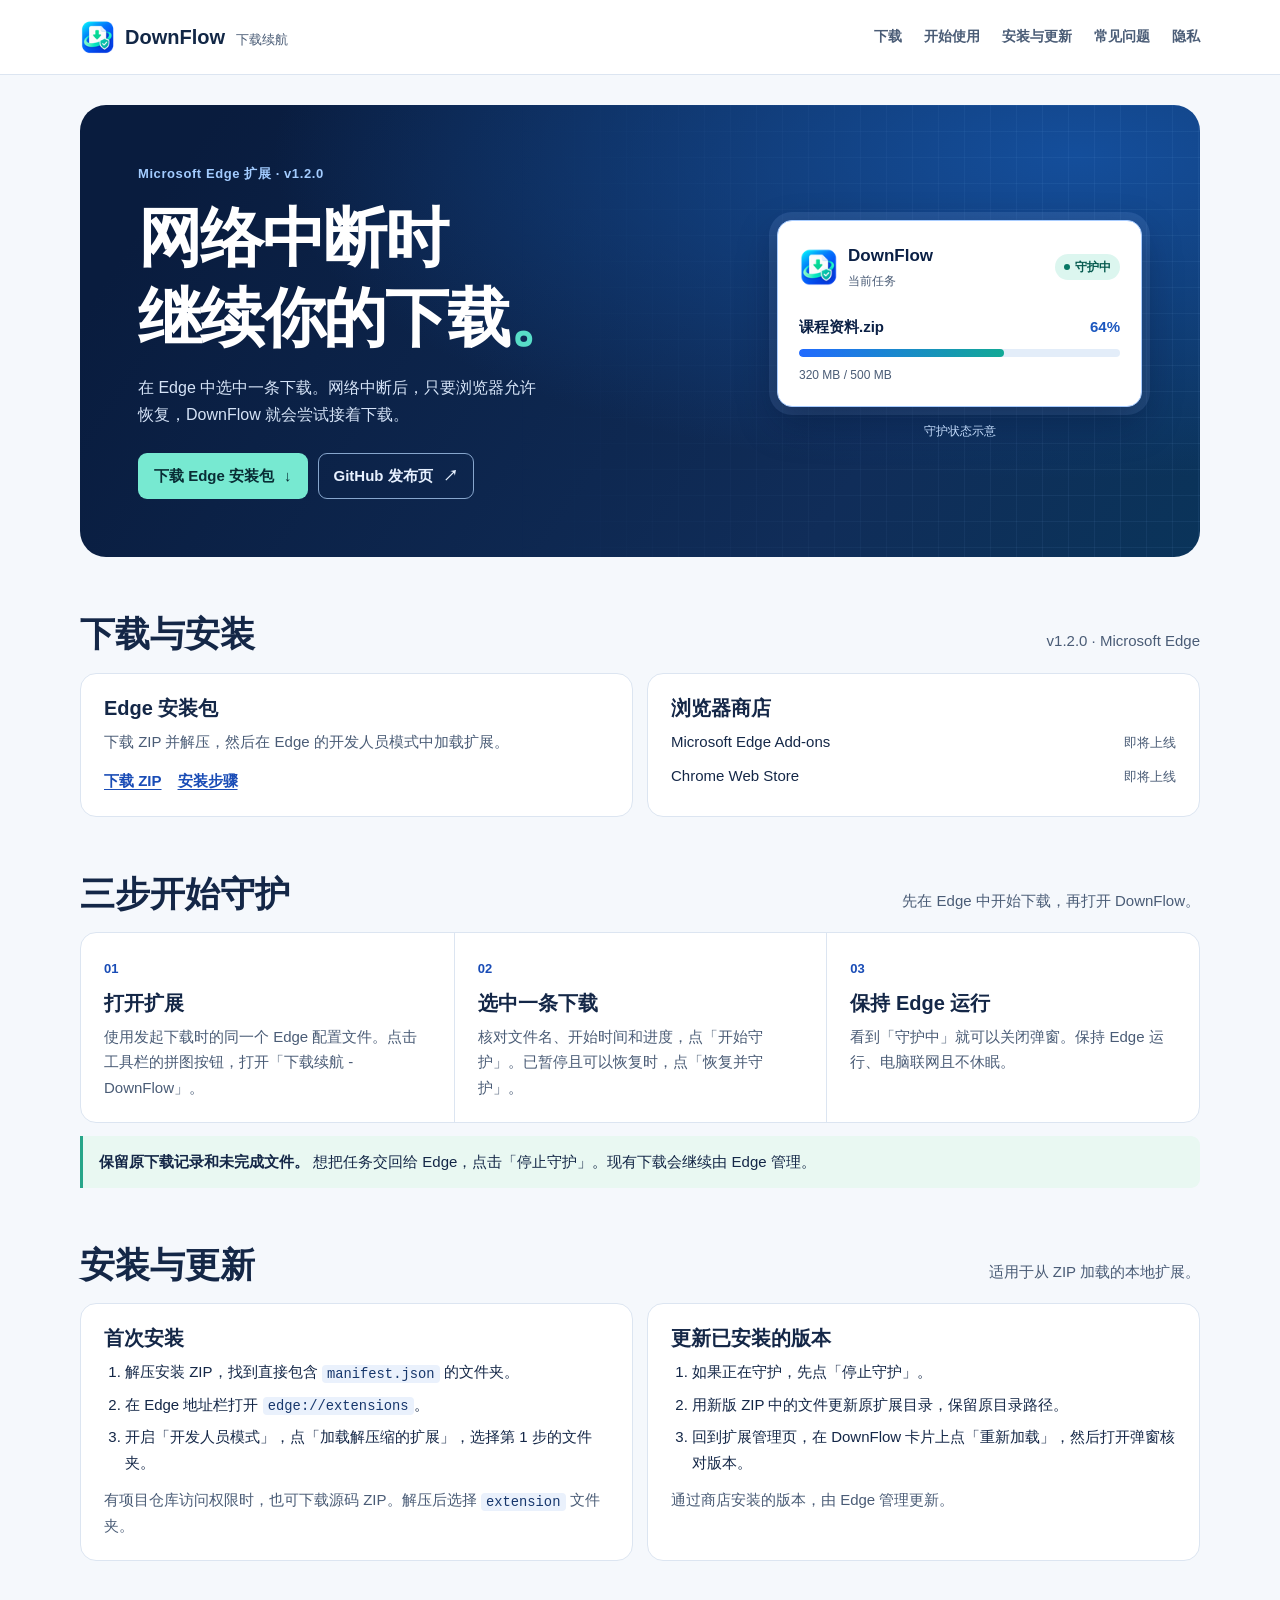
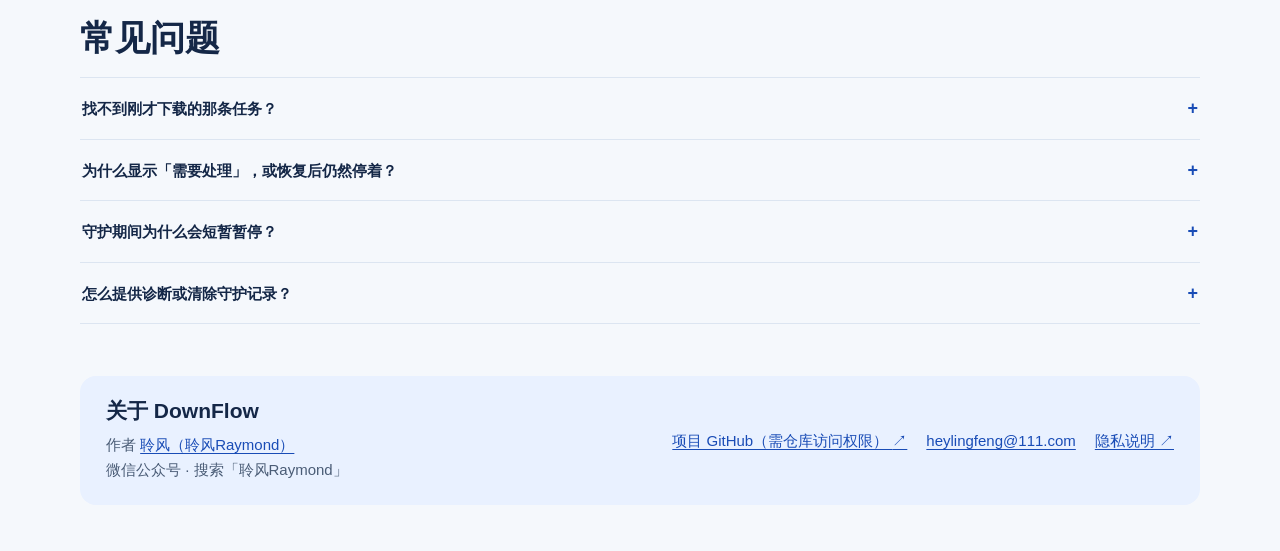
<file: index.html>
<!doctype html>
<html lang="zh-CN">
<head>
  <meta charset="utf-8">
  <meta name="viewport" content="width=device-width,initial-scale=1">
  <title>DownFlow 下载续航 · 下载与使用指南</title>
  <link rel="icon" href="icons/32.png">
  <link rel="stylesheet" href="docs.css">
</head>
<body>
  <a class="skip-link" href="#main">跳到正文</a>
  <header class="site-header">
    <div class="site-width site-bar">
      <a class="wordmark" href="#main">
        <img src="icons/48.png" width="36" height="36" alt="">
        <span>DownFlow <span class="brand-name">下载续航</span></span>
      </a>
      <nav class="site-nav" aria-label="网站导航">
        <a href="#download">下载</a>
        <a href="#use">开始使用</a>
        <a href="#zip">安装与更新</a>
        <a href="#questions">常见问题</a>
        <a href="privacy.html">隐私</a>
      </nav>
    </div>
  </header>

  <main class="site-width guide" id="main">
    <section class="hero" aria-labelledby="title">
      <div class="hero-text">
        <p class="hero-meta">Microsoft Edge 扩展 <span aria-hidden="true">·</span> v1.2.0</p>
        <h1 id="title">网络中断时<br>继续你的下载<span>。</span></h1>
        <p>在 Edge 中选中一条下载。网络中断后，只要浏览器允许恢复，DownFlow 就会尝试接着下载。</p>
        <div class="hero-actions">
          <a class="button primary" href="https://github.com/Raymond-Hear/downflow-site/releases/download/v1.2.0/DownFlow-Edge-v1.2.0.zip">下载 Edge 安装包 <span aria-hidden="true">↓</span></a>
          <a class="button outline" href="https://github.com/Raymond-Hear/downflow-site/releases/tag/v1.2.0">GitHub 发布页 <span aria-hidden="true">↗</span></a>
        </div>
      </div>
      <figure class="download-example">
        <div class="example-window">
          <div class="example-heading">
            <img src="icons/48.png" width="40" height="40" alt="">
            <span>DownFlow<small>当前任务</small></span>
            <span class="example-state"><i aria-hidden="true"></i>守护中</span>
          </div>
          <div class="example-file">
            <strong>课程资料.zip</strong><span>64%</span>
          </div>
          <progress value="64" max="100" aria-label="示例下载进度">64%</progress>
          <p class="example-size">320 MB / 500 MB</p>
        </div>
        <figcaption>守护状态示意</figcaption>
      </figure>
    </section>

    <section class="section" id="download" aria-labelledby="download-title">
      <div class="section-heading"><h2 id="download-title">下载与安装</h2><p>v1.2.0 · Microsoft Edge</p></div>
      <div class="download-options">
        <article class="install-card">
          <h3>Edge 安装包</h3>
          <p>下载 ZIP 并解压，然后在 Edge 的开发人员模式中加载扩展。</p>
          <div class="download-links"><a href="https://github.com/Raymond-Hear/downflow-site/releases/download/v1.2.0/DownFlow-Edge-v1.2.0.zip">下载 ZIP</a><a href="#zip">安装步骤</a></div>
        </article>
        <article class="install-card">
          <h3>浏览器商店</h3>
          <ul class="store-options">
            <li><span>Microsoft Edge Add-ons</span><span class="store-status">即将上线</span></li>
            <li><span>Chrome Web Store</span><span class="store-status">即将上线</span></li>
          </ul>
        </article>
      </div>
    </section>

    <section class="section" id="use" aria-labelledby="use-title">
      <div class="section-heading"><h2 id="use-title">三步开始守护</h2><p>先在 Edge 中开始下载，再打开 DownFlow。</p></div>
      <ol class="steps">
        <li><span class="step-index" aria-hidden="true">01</span><h3>打开扩展</h3><p>使用发起下载时的同一个 Edge 配置文件。点击工具栏的拼图按钮，打开「下载续航 - DownFlow」。</p></li>
        <li><span class="step-index" aria-hidden="true">02</span><h3>选中一条下载</h3><p>核对文件名、开始时间和进度，点「开始守护」。已暂停且可以恢复时，点「恢复并守护」。</p></li>
        <li><span class="step-index" aria-hidden="true">03</span><h3>保持 Edge 运行</h3><p>看到「守护中」就可以关闭弹窗。保持 Edge 运行、电脑联网且不休眠。</p></li>
      </ol>
      <p class="callout"><strong>保留原下载记录和未完成文件。</strong> 想把任务交回给 Edge，点击「停止守护」。现有下载会继续由 Edge 管理。</p>
    </section>

    <section class="section" id="zip" aria-labelledby="zip-title">
      <div class="section-heading"><h2 id="zip-title">安装与更新</h2><p>适用于从 ZIP 加载的本地扩展。</p></div>
      <div class="install-grid">
        <article class="install-card">
          <h3>首次安装</h3>
          <ol>
            <li>解压安装 ZIP，找到直接包含 <code>manifest.json</code> 的文件夹。</li>
            <li>在 Edge 地址栏打开 <code class="address">edge://extensions</code>。</li>
            <li>开启「开发人员模式」，点「加载解压缩的扩展」，选择第 1 步的文件夹。</li>
          </ol>
          <p>有项目仓库访问权限时，也可下载源码 ZIP。解压后选择 <code>extension</code> 文件夹。</p>
        </article>
        <article class="install-card">
          <h3>更新已安装的版本</h3>
          <ol>
            <li>如果正在守护，先点「停止守护」。</li>
            <li>用新版 ZIP 中的文件更新原扩展目录，保留原目录路径。</li>
            <li>回到扩展管理页，在 DownFlow 卡片上点「重新加载」，然后打开弹窗核对版本。</li>
          </ol>
          <p>通过商店安装的版本，由 Edge 管理更新。</p>
        </article>
      </div>
    </section>

    <section class="section" id="questions" aria-labelledby="faq-title">
      <div class="section-heading"><h2 id="faq-title">常见问题</h2></div>
      <div class="faq">
        <details>
          <summary>找不到刚才下载的那条任务？</summary>
          <p>按 <kbd>Ctrl</kbd> + <kbd>J</kbd> 打开当前 Edge 配置文件的下载页。找到原记录，能手动恢复的话先恢复，再回到 DownFlow 点刷新。</p>
          <p>扩展会查看最近最多 200 条进行中记录和 200 条中断记录，并另行核对当前守护的任务。</p>
        </details>
        <details>
          <summary>为什么显示「需要处理」，或恢复后仍然停着？</summary>
          <p>续传取决于 Edge、下载服务器和原链接。链接到期、需要登录、磁盘空间不足或浏览器要求确认时，请回到 Edge 下载页处理。浏览器或服务器也可能要求重新开始传输。</p>
          <p>显示 0 B 或大小未知时，请先核对原任务和文件。该数值来自 Edge 的记录。</p>
        </details>
        <details>
          <summary>守护期间为什么会短暂暂停？</summary>
          <p>开始守护或恢复后，DownFlow 可能会短暂暂停再继续同一任务，以维持后续恢复能力。如果你在 Edge 里主动暂停，DownFlow 会停止守护。</p>
          <p>Edge 显示下载完成后，可以打开文件确认是否正常。压缩包可通过解压或测试完整性来检查。</p>
        </details>
        <details>
          <summary>怎么提供诊断或清除守护记录？</summary>
          <p>打开「诊断与本地记录」。点击「复制诊断」并确认后，可查看和分享版本、浏览器信息及任务状态。诊断会省略文件名、完整链接、目录和 Cookies。</p>
          <p>停止守护后，点击「清除本地守护记录」。Edge 下载历史和本地文件会保留。<a href="privacy.html">查看隐私说明</a></p>
        </details>
      </div>
    </section>

    <footer class="contact" id="about">
      <div>
        <h2>关于 DownFlow</h2>
        <p>作者 <a href="https://github.com/Raymond-Hear">聆风（聆风Raymond）</a></p>
        <p>微信公众号 · 搜索「聆风Raymond」</p>
      </div>
      <div class="contact-links">
        <a href="https://github.com/Raymond-Hear/downflow">项目 GitHub（需仓库访问权限） <span aria-hidden="true">↗</span></a>
        <a href="mailto:heylingfeng@111.com">heylingfeng@111.com</a>
        <a href="privacy.html">隐私说明 <span aria-hidden="true">↗</span></a>
      </div>
    </footer>
  </main>
</body>
</html>
</file>
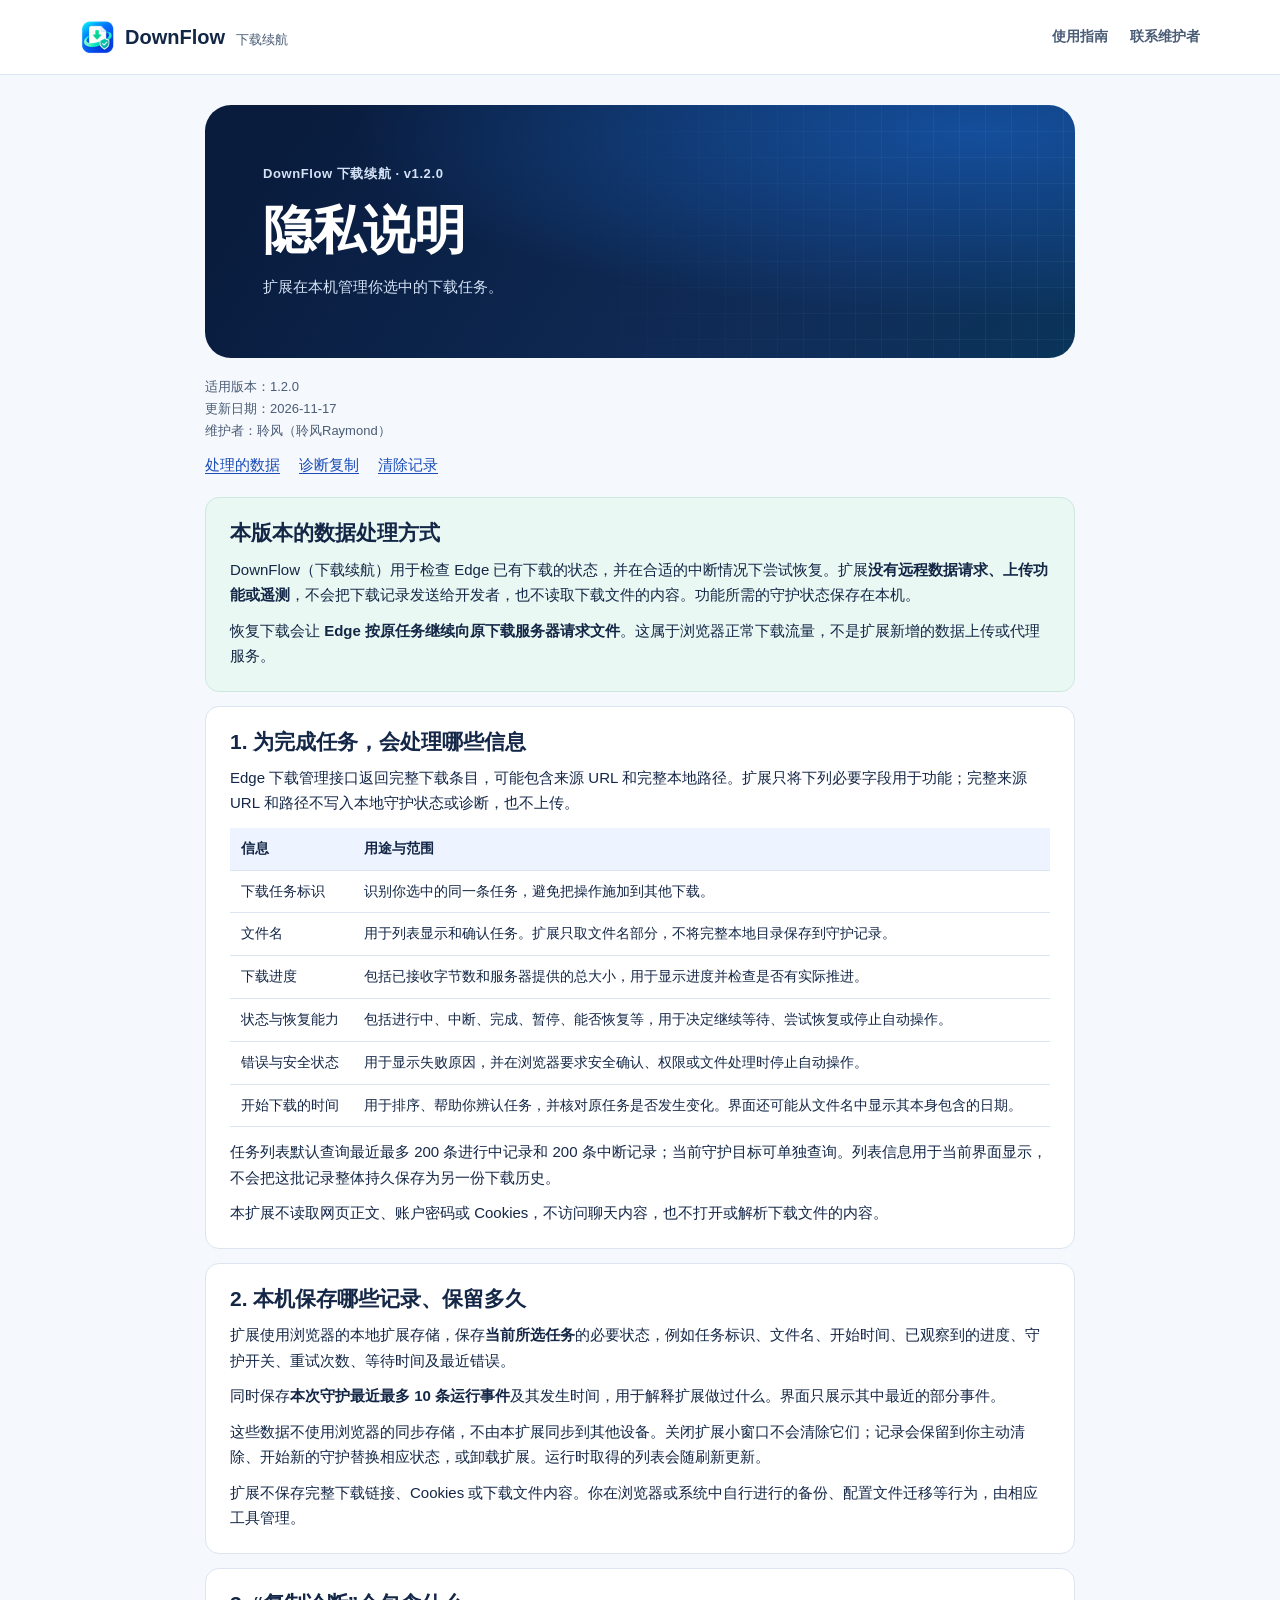
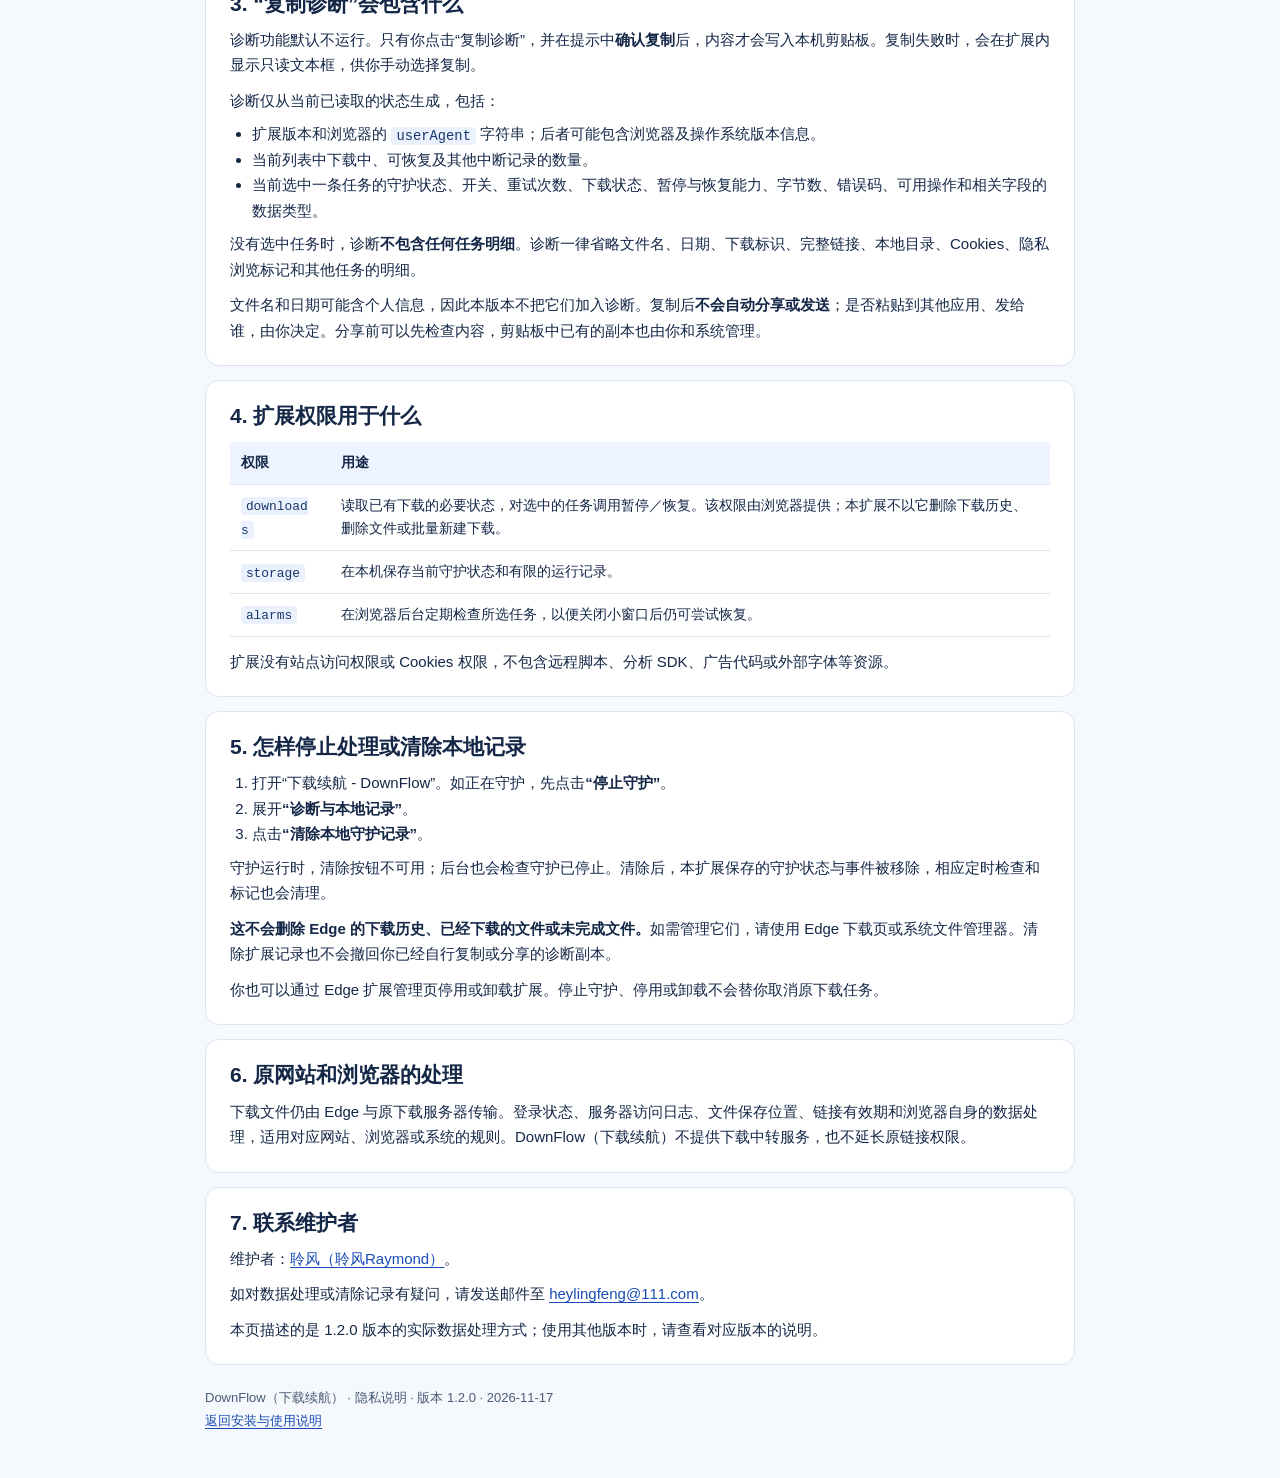
<file: privacy.html>
<!doctype html>
<html lang="zh-CN">
<head>
<meta charset="utf-8"><meta name="viewport" content="width=device-width,initial-scale=1">
<title>DownFlow（下载续航） 1.2.0 · 隐私说明</title>
<link rel="icon" href="icons/32.png">
<link rel="stylesheet" href="docs.css">
</head>
<body>
<a class="skip-link" href="#main">跳到正文</a>
<header class="site-header">
  <div class="site-width site-bar">
    <a class="wordmark" href="index.html">
      <img src="icons/48.png" width="36" height="36" alt="">
      <span>DownFlow <span class="brand-name">下载续航</span></span>
    </a>
    <nav class="site-nav" aria-label="说明页面"><a href="index.html">使用指南</a><a href="#contact">联系维护者</a></nav>
  </div>
</header>
<main class="site-width guide" id="main"><div class="policy">

<header class="hero"><p class="hero-meta">DownFlow 下载续航 · v1.2.0</p><h1>隐私说明</h1><p>扩展在本机管理你选中的下载任务。</p></header>
<p class="meta">适用版本：1.2.0<br>更新日期：2026-11-17<br>维护者：聆风（聆风Raymond）</p>
<nav class="nav" aria-label="页面导航"><a href="#data">处理的数据</a><a href="#diagnostic">诊断复制</a><a href="#clear">清除记录</a></nav>
<section class="panel note"><h2>本版本的数据处理方式</h2><p>DownFlow（下载续航）用于检查 Edge 已有下载的状态，并在合适的中断情况下尝试恢复。扩展<strong>没有远程数据请求、上传功能或遥测</strong>，不会把下载记录发送给开发者，也不读取下载文件的内容。功能所需的守护状态保存在本机。</p><p>恢复下载会让 <strong>Edge 按原任务继续向原下载服务器请求文件</strong>。这属于浏览器正常下载流量，不是扩展新增的数据上传或代理服务。</p></section>
<section id="data" class="panel"><h2>1. 为完成任务，会处理哪些信息</h2><p>Edge 下载管理接口返回完整下载条目，可能包含来源 URL 和完整本地路径。扩展只将下列必要字段用于功能；完整来源 URL 和路径不写入本地守护状态或诊断，也不上传。</p><div class="table-scroll"><table><thead><tr><th>信息</th><th>用途与范围</th></tr></thead><tbody>
<tr><td>下载任务标识</td><td>识别你选中的同一条任务，避免把操作施加到其他下载。</td></tr>
<tr><td>文件名</td><td>用于列表显示和确认任务。扩展只取文件名部分，不将完整本地目录保存到守护记录。</td></tr>
<tr><td>下载进度</td><td>包括已接收字节数和服务器提供的总大小，用于显示进度并检查是否有实际推进。</td></tr>
<tr><td>状态与恢复能力</td><td>包括进行中、中断、完成、暂停、能否恢复等，用于决定继续等待、尝试恢复或停止自动操作。</td></tr>
<tr><td>错误与安全状态</td><td>用于显示失败原因，并在浏览器要求安全确认、权限或文件处理时停止自动操作。</td></tr>
<tr><td>开始下载的时间</td><td>用于排序、帮助你辨认任务，并核对原任务是否发生变化。界面还可能从文件名中显示其本身包含的日期。</td></tr>
</tbody></table></div><p>任务列表默认查询最近最多 200 条进行中记录和 200 条中断记录；当前守护目标可单独查询。列表信息用于当前界面显示，不会把这批记录整体持久保存为另一份下载历史。</p><p>本扩展不读取网页正文、账户密码或 Cookies，不访问聊天内容，也不打开或解析下载文件的内容。</p></section>
<section class="panel"><h2>2. 本机保存哪些记录、保留多久</h2><p>扩展使用浏览器的本地扩展存储，保存<strong>当前所选任务</strong>的必要状态，例如任务标识、文件名、开始时间、已观察到的进度、守护开关、重试次数、等待时间及最近错误。</p><p>同时保存<strong>本次守护最近最多 10 条运行事件</strong>及其发生时间，用于解释扩展做过什么。界面只展示其中最近的部分事件。</p><p>这些数据不使用浏览器的同步存储，不由本扩展同步到其他设备。关闭扩展小窗口不会清除它们；记录会保留到你主动清除、开始新的守护替换相应状态，或卸载扩展。运行时取得的列表会随刷新更新。</p><p>扩展不保存完整下载链接、Cookies 或下载文件内容。你在浏览器或系统中自行进行的备份、配置文件迁移等行为，由相应工具管理。</p></section>
<section id="diagnostic" class="panel"><h2>3. “复制诊断”会包含什么</h2><p>诊断功能默认不运行。只有你点击“复制诊断”，并在提示中<strong>确认复制</strong>后，内容才会写入本机剪贴板。复制失败时，会在扩展内显示只读文本框，供你手动选择复制。</p><p>诊断仅从当前已读取的状态生成，包括：</p><ul>
<li>扩展版本和浏览器的 <code>userAgent</code> 字符串；后者可能包含浏览器及操作系统版本信息。</li>
<li>当前列表中下载中、可恢复及其他中断记录的数量。</li>
<li>当前选中一条任务的守护状态、开关、重试次数、下载状态、暂停与恢复能力、字节数、错误码、可用操作和相关字段的数据类型。</li>
</ul><p>没有选中任务时，诊断<strong>不包含任何任务明细</strong>。诊断一律省略文件名、日期、下载标识、完整链接、本地目录、Cookies、隐私浏览标记和其他任务的明细。</p><p>文件名和日期可能含个人信息，因此本版本不把它们加入诊断。复制后<strong>不会自动分享或发送</strong>；是否粘贴到其他应用、发给谁，由你决定。分享前可以先检查内容，剪贴板中已有的副本也由你和系统管理。</p></section>
<section class="panel"><h2>4. 扩展权限用于什么</h2><div class="table-scroll"><table><thead><tr><th>权限</th><th>用途</th></tr></thead><tbody>
<tr><td><code>downloads</code></td><td>读取已有下载的必要状态，对选中的任务调用暂停／恢复。该权限由浏览器提供；本扩展不以它删除下载历史、删除文件或批量新建下载。</td></tr>
<tr><td><code>storage</code></td><td>在本机保存当前守护状态和有限的运行记录。</td></tr>
<tr><td><code>alarms</code></td><td>在浏览器后台定期检查所选任务，以便关闭小窗口后仍可尝试恢复。</td></tr>
</tbody></table></div><p>扩展没有站点访问权限或 Cookies 权限，不包含远程脚本、分析 SDK、广告代码或外部字体等资源。</p></section>
<section id="clear" class="panel"><h2>5. 怎样停止处理或清除本地记录</h2><ol>
<li>打开“下载续航 - DownFlow”。如正在守护，先点击<strong>“停止守护”</strong>。</li>
<li>展开<strong>“诊断与本地记录”</strong>。</li>
<li>点击<strong>“清除本地守护记录”</strong>。</li>
</ol><p>守护运行时，清除按钮不可用；后台也会检查守护已停止。清除后，本扩展保存的守护状态与事件被移除，相应定时检查和标记也会清理。</p><p><strong>这不会删除 Edge 的下载历史、已经下载的文件或未完成文件。</strong>如需管理它们，请使用 Edge 下载页或系统文件管理器。清除扩展记录也不会撤回你已经自行复制或分享的诊断副本。</p><p>你也可以通过 Edge 扩展管理页停用或卸载扩展。停止守护、停用或卸载不会替你取消原下载任务。</p></section>
<section class="panel"><h2>6. 原网站和浏览器的处理</h2><p>下载文件仍由 Edge 与原下载服务器传输。登录状态、服务器访问日志、文件保存位置、链接有效期和浏览器自身的数据处理，适用对应网站、浏览器或系统的规则。DownFlow（下载续航）不提供下载中转服务，也不延长原链接权限。</p></section>
<section id="contact" class="panel"><h2>7. 联系维护者</h2><p>维护者：<a href="https://github.com/Raymond-Hear">聆风（聆风Raymond）</a>。</p><p>如对数据处理或清除记录有疑问，请发送邮件至 <a href="mailto:heylingfeng@111.com">heylingfeng@111.com</a>。</p><p>本页描述的是 1.2.0 版本的实际数据处理方式；使用其他版本时，请查看对应版本的说明。</p></section>
<footer class="footer"><p>DownFlow（下载续航） · 隐私说明 · 版本 1.2.0 · 2026-11-17</p><p><a href="index.html">返回安装与使用说明</a></p></footer>

</div></main>
</body>
</html>
</file>
<file: docs.css>
:root {
  color-scheme: light;
  font-family: "Geist", "Segoe UI", "Microsoft YaHei", sans-serif;
  color: #142747;
  background: #f5f8fc;
  --muted: #4a5c76;
  --line: #dce5f1;
  --link: #194cb6;
  --navy: #0b2045;
  --surface: #ffffff;
}

* { box-sizing: border-box; }
body { margin: 0; font-size: 15px; line-height: 1.7; }
a { color: var(--link); text-underline-offset: .2em; }
:focus-visible { outline: 3px solid #328bff; outline-offset: 4px; border-radius: 3px; }
h1, h2, h3, p, figure { margin: 0; }
h1, h2, h3 { line-height: 1.25; }
h2 { font-size: clamp(25px, 3vw, 35px); }
h3 { font-size: 20px; }
[id] { scroll-margin-top: 24px; }
.site-width { width: min(1120px, calc(100% - 64px)); margin-inline: auto; }
.skip-link { position: absolute; top: 12px; left: 12px; padding: 8px 12px; background: white; z-index: 2; }
.skip-link:not(:focus) { clip-path: inset(50%); }

.site-header { background: var(--surface); border-bottom: 1px solid var(--line); }
.site-bar { min-height: 74px; display: flex; align-items: center; justify-content: space-between; gap: 12px 24px; }
.wordmark { display: inline-flex; flex: none; align-items: center; gap: 9px; text-decoration: none; color: #122746; font-size: 20px; font-weight: 750; }
.wordmark img { display: block; }
.brand-name { color: var(--muted); font-size: 13px; font-weight: 500; margin-left: 5px; }
.site-nav { display: flex; flex-wrap: wrap; gap: 5px 22px; }
.site-nav a { color: var(--muted); text-decoration: none; font-weight: 600; font-size: 14px; }
.site-nav a:hover { color: var(--link); text-decoration: underline; }
.guide { padding-block: 30px 46px; }

.hero {
  position: relative;
  display: grid;
  grid-template-columns: 1.1fr .9fr;
  gap: 44px;
  align-items: center;
  min-height: 375px;
  overflow: hidden;
  padding: clamp(32px, 5vw, 58px);
  border-radius: 26px;
  color: #fff;
  background:
    radial-gradient(ellipse at 89% 11%, #144e9b 0%, transparent 57%),
    linear-gradient(124deg, #091c3e 10%, #102d59 72%, #0a345a);
}
.hero::after {
  position: absolute; inset: 0; content: ""; pointer-events: none;
  background-image: linear-gradient(#92c7ff11 1px, transparent 1px), linear-gradient(90deg, #92c7ff11 1px, transparent 1px);
  background-size: 26px 26px;
  mask-image: linear-gradient(90deg, transparent 38%, #000 87%);
}
.hero > * { position: relative; z-index: 1; }
.hero-meta { color: #a3ccff; font-size: 13px; font-weight: 650; letter-spacing: .045em; }
.hero h1 { margin: 13px 0 16px; font-size: clamp(37px, 5vw, 64px); letter-spacing: -.035em; }
.hero h1 span { color: #58ddc8; }
.hero-text > p:not(.hero-meta) { max-width: 410px; color: #d5e3f7; font-size: 16px; }
.hero-actions { display: flex; flex-wrap: wrap; gap: 10px; margin-top: 25px; }
.button { display: inline-flex; align-items: center; gap: 10px; padding: 9px 15px; border: 1px solid transparent; border-radius: 9px; text-decoration: none; font-weight: 700; }
.button.primary { color: #092d35; background: #77e9d1; }
.button.primary:hover { background: #a6fae7; }
.button.outline { color: #e7f1ff; border-color: #87a6cd; }
.button.outline:hover { background: #fff2; }

.download-example { width: min(100%, 365px); justify-self: end; }
.example-window {
  padding: 21px;
  border: 1px solid #a8ccff;
  border-radius: 15px;
  box-shadow: 0 15px 38px #020e295e, 0 0 0 8px #93beff24;
  background: white;
  color: var(--navy);
}
.example-heading, .example-file { display: flex; align-items: center; gap: 9px; }
.example-heading { font-size: 17px; font-weight: 700; }
.example-heading img { display: block; }
.example-heading small, .example-size { display: block; color: var(--muted); font-size: 12px; font-weight: 500; }
.example-state { margin-left: auto; border-radius: 16px; padding: 3px 9px; white-space: nowrap; color: #075b50; background: #dcf6ef; font-size: 12px; }
.example-state i { display: inline-block; vertical-align: .08em; width: 6px; height: 6px; margin-right: 5px; border-radius: 50%; background: #087765; }
.example-file { justify-content: space-between; margin-top: 22px; }
.example-file span { color: #1b57bf; font-weight: 700; font-variant-numeric: tabular-nums; }
.example-window progress { width: 100%; height: 8px; margin: 10px 0 3px; appearance: none; border: 0; border-radius: 8px; overflow: hidden; }
.example-window progress::-webkit-progress-bar { background: #e3edf9; }
.example-window progress::-webkit-progress-value { border-radius: 8px; background: linear-gradient(90deg, #216aff, #12a996); }
.download-example figcaption { text-align: center; margin-top: 14px; color: #c4dcfb; font-size: 12px; }

.section { margin-top: 55px; }
.section-heading { display: flex; justify-content: space-between; align-items: baseline; flex-wrap: wrap; gap: 5px 18px; margin-bottom: 17px; }
.section-heading p, .section li p, .install-card p, .faq p { color: var(--muted); }
.steps { list-style: none; display: grid; grid-template-columns: repeat(3, minmax(0, 1fr)); margin: 0; padding: 0; border: 1px solid var(--line); border-radius: 16px; background: var(--surface); }
.steps li { padding: 22px 23px; }
.steps li + li { border-left: 1px solid var(--line); }
.step-index { display: inline-block; margin-bottom: 10px; color: var(--link); font-size: 13px; font-weight: 750; font-variant-numeric: tabular-nums; }
.steps h3, .install-card h3 { margin-bottom: 8px; }
.callout { margin-top: 13px; padding: 13px 16px; background: #e9f8f2; border-left: 3px solid #27a589; border-radius: 0 9px 9px 0; }

.install-grid { display: grid; grid-template-columns: repeat(2, minmax(0, 1fr)); gap: 14px; }
.install-card { padding: 22px 23px; border: 1px solid var(--line); border-radius: 16px; background: var(--surface); }
.install-card ol { margin: 0 0 12px; padding-left: 21px; }
.install-card li + li { margin-top: 7px; }
code, kbd { color: #17376c; padding: .12em .38em; background: #eaf1fc; border-radius: 4px; font: .92em "Consolas", monospace; overflow-wrap: anywhere; }
.address { user-select: all; }

.faq { border-top: 1px solid var(--line); }
.faq details { border-bottom: 1px solid var(--line); }
.faq summary { display: flex; align-items: baseline; justify-content: space-between; gap: 14px; list-style-type: none; padding: 15px 2px; cursor: pointer; font-weight: 700; }
.faq summary::-webkit-details-marker { display: none; }
.faq summary::after { content: "+"; color: var(--link); font-size: 18px; }
.faq details[open] summary::after { content: "−"; }
.faq p { padding: 0 28px 12px 2px; }

.contact { display: flex; justify-content: space-between; gap: 18px 32px; align-items: center; margin-top: 52px; padding: 22px 26px; border-radius: 16px; background: #e9f1ff; }
.contact h2 { font-size: 21px; margin-bottom: 7px; }
.contact p { color: var(--muted); }
.contact-links { display: flex; justify-content: end; flex-wrap: wrap; gap: 6px 19px; }
.contact a { overflow-wrap: anywhere; }

.policy { width: min(870px, 100%); margin-inline: auto; }
.policy .hero { display: block; min-height: 0; }
.policy .hero h1 { font-size: clamp(35px, 5vw, 52px); margin-bottom: 11px; }
.policy .hero p { color: #d5e3f7; }
.policy .meta { margin: 18px 0 8px; color: var(--muted); font-size: 13px; }
.policy .nav { display: flex; flex-wrap: wrap; gap: 7px 19px; margin: 10px 0 20px; }
.policy .panel { margin: 14px 0; padding: 22px 24px; border: 1px solid var(--line); border-radius: 14px; background: var(--surface); }
.policy .panel.note { background: #e9f8f2; border-color: #cce8dd; }
.policy h2 { font-size: 21px; margin-bottom: 10px; }
.policy .panel p + p { margin-top: 10px; }
.policy .panel ol, .policy .panel ul { padding-left: 22px; margin: 8px 0; }
.policy .table-scroll { overflow-x: auto; margin: 12px 0; }
.policy table { text-align: left; width: 100%; border-collapse: collapse; font-size: 14px; }
.policy th, .policy td { padding: 9px 11px; vertical-align: top; border-bottom: 1px solid var(--line); }
.policy th { background: #edf4ff; }
.policy td:first-child { min-width: 92px; }
.policy .footer { margin-top: 22px; color: var(--muted); font-size: 13px; }

@media (max-width: 820px) {
  .site-width { width: calc(100% - 40px); }
  .hero { gap: 29px; }
  .steps li, .install-card { padding: 18px; }
}

@media (max-width: 650px) {
  .site-width { width: calc(100% - 28px); }
  .site-bar { flex-wrap: wrap; padding-block: 10px 12px; }
  .site-nav { gap: 5px 15px; }
  .guide { padding-top: 16px; }
  .hero { grid-template-columns: 1fr; min-height: 0; padding: 24px; border-radius: 18px; }
  .hero h1 { margin-block: 10px 12px; font-size: clamp(32px, 8vw, 47px); }
  .download-example { justify-self: start; }
  .example-window { padding: 14px; }
  .section { margin-top: 37px; }
  .steps, .install-grid { grid-template-columns: 1fr; }
  .steps li + li { border-left: 0; border-top: 1px solid var(--line); }
  .contact { flex-direction: column; align-items: start; margin-top: 35px; padding: 18px; }
  .contact-links { justify-content: start; }
  .policy .panel { padding: 16px; }
}

@media print {
  :root { background: white; }
  .site-width { width: 100%; }
  .site-nav, .download-example, .hero-actions { display: none; }
  .hero { display: block; min-height: 0; color: var(--navy); background: white; padding: 0; }
  .hero .hero-meta, .hero-text > p:not(.hero-meta), .policy .hero p { color: var(--muted); }
}

.download-options { display: grid; grid-template-columns: repeat(2, minmax(0, 1fr)); gap: 14px; }
.download-links { display: flex; flex-wrap: wrap; gap: 8px 16px; margin-top: 14px; font-weight: 650; }
.store-options { list-style: none; margin: 0; padding: 0; }
.store-options li { display: flex; justify-content: space-between; align-items: baseline; gap: 5px 10px; flex-wrap: wrap; }
.store-options li + li { margin-top: 9px; }
.store-status { color: var(--muted); font-size: 13px; }
@media (max-width: 650px) { .download-options { grid-template-columns: 1fr; } }
</file>
